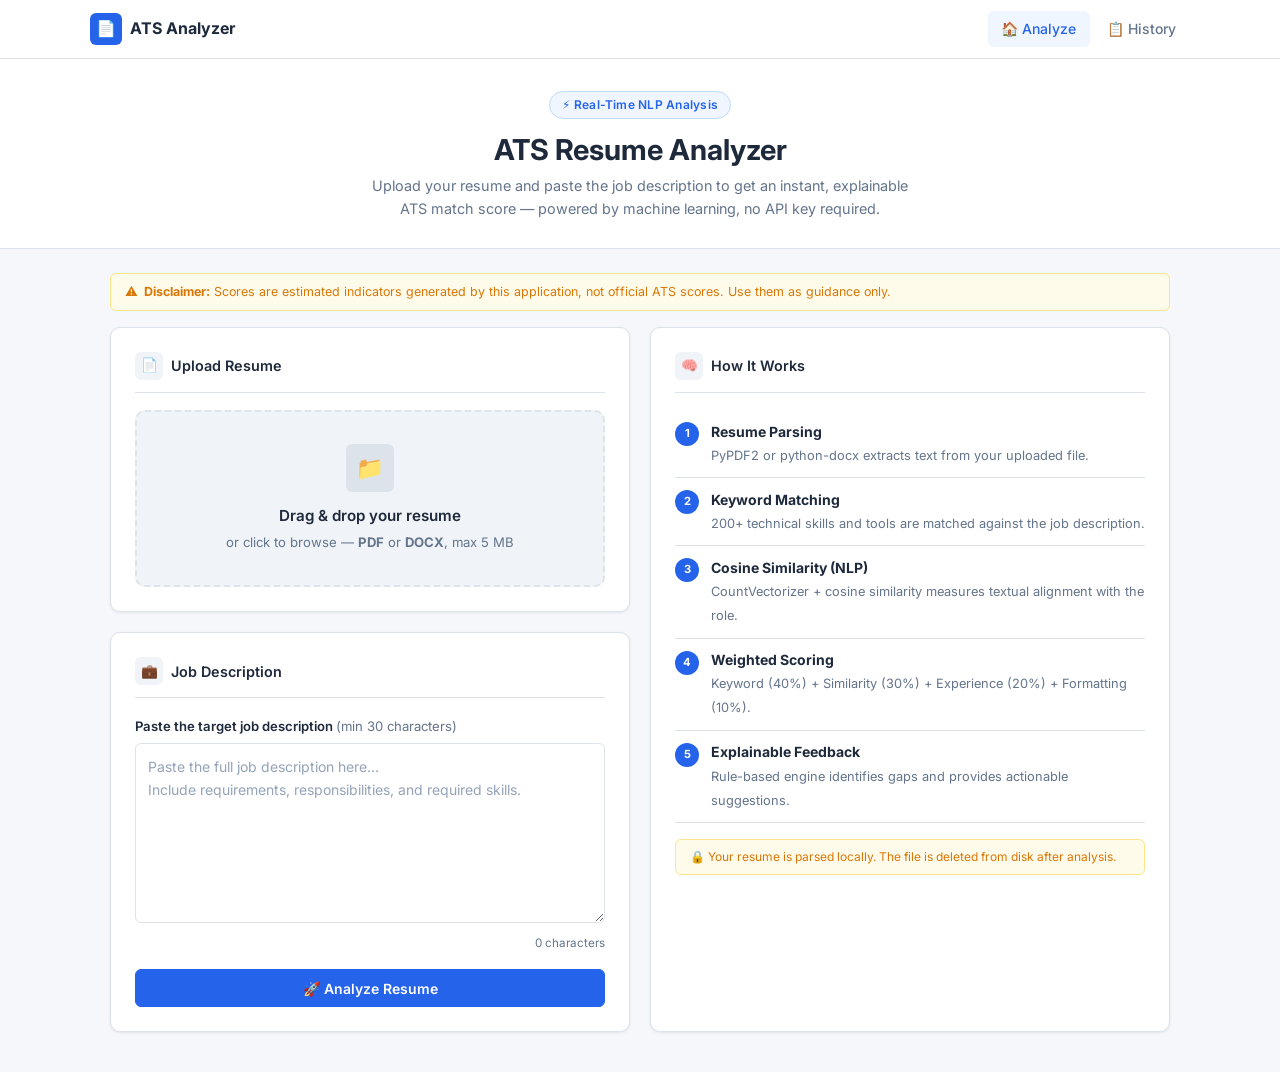
<file: templates/index.html>
<!DOCTYPE html>
<html lang="en">
<head>
  <meta charset="UTF-8"/>
  <meta name="viewport" content="width=device-width, initial-scale=1.0"/>
  <title>ATS Resume Analyzer — Real-Time Resume Scoring</title>
  <meta name="description" content="Upload your resume and paste a job description to get an instant, explainable ATS match score."/>
  <link rel="stylesheet" href="/static/css/style.css"/>
  <link rel="icon" href="data:image/svg+xml,<svg xmlns='http://www.w3.org/2000/svg' viewBox='0 0 100 100'><text y='.9em' font-size='90'>📄</text></svg>"/>
</head>
<body>
<div class="page-wrapper">

  <!-- Navbar -->
  <nav class="navbar" role="navigation" aria-label="Main navigation">
    <div class="navbar-inner">
      <a href="/" class="nav-logo" aria-label="ATS Analyzer Home">
        <div class="logo-icon" aria-hidden="true">📄</div>
        <span>ATS Analyzer</span>
      </a>
      <button class="hamburger" id="hamburger" aria-label="Toggle menu">
        <span></span><span></span><span></span>
      </button>
      <ul class="nav-links" id="navLinks" role="list">
        <li><a href="/" class="active">🏠 Analyze</a></li>
        <li><a href="/history">📋 History</a></li>
      </ul>
    </div>
  </nav>

  <!-- Toast container -->
  <div class="toast-container" id="toastContainer" aria-live="polite"></div>

  <!-- Loading overlay -->
  <div class="loading-overlay" id="loadingOverlay" role="status" aria-live="polite">
    <div class="spinner"></div>
    <div class="loading-text">Analysing your resume…</div>
    <div class="loading-sub">This may take a few seconds</div>
  </div>

  <!-- Page header -->
  <div class="hero">
    <div class="hero-badge">⚡ Real-Time NLP Analysis</div>
    <h1>ATS Resume Analyzer</h1>
    <p>Upload your resume and paste the job description to get an instant, explainable ATS match score — powered by machine learning, no API key required.</p>
  </div>

  <div class="container">

    <!-- Disclaimer -->
    <div class="disclaimer-bar mb-2" role="note">
      <span>⚠️</span>
      <span><strong>Disclaimer:</strong> Scores are estimated indicators generated by this application, not official ATS scores. Use them as guidance only.</span>
    </div>

    <!-- Analyze Form -->
    <form id="analyzeForm" novalidate>
      <div class="main-grid">

        <!-- Left column: Upload + JD -->
        <div style="display:flex;flex-direction:column;gap:1.25rem">

          <!-- Upload card -->
          <div class="card">
            <div class="card-title">
              <div class="card-icon">📄</div>
              Upload Resume
            </div>

            <div class="upload-zone" id="dropZone" role="button" tabindex="0"
                 aria-label="Drop zone — drag and drop your resume or click to browse">
              <input type="file" id="resumeFile" name="resume"
                     accept=".pdf,.docx" aria-label="Resume file input"/>
              <div class="upload-icon">📁</div>
              <h3>Drag &amp; drop your resume</h3>
              <p>or click to browse &mdash; <strong>PDF</strong> or <strong>DOCX</strong>, max 5 MB</p>
            </div>

            <div class="file-selected" id="fileSelected" role="status" aria-live="polite">
              <span class="file-selected-icon">✅</span>
              <div>
                <div class="file-name">—</div>
                <div class="file-size">—</div>
              </div>
              <button type="button" class="btn-remove-file" id="removeFileBtn"
                      aria-label="Remove selected file">✕</button>
            </div>
          </div>

          <!-- Job description card -->
          <div class="card">
            <div class="card-title">
              <div class="card-icon">💼</div>
              Job Description
            </div>
            <div class="form-group">
              <label class="form-label" for="jobDescription">
                Paste the target job description <span>(min 30 characters)</span>
              </label>
              <textarea id="jobDescription" name="job_description"
                        placeholder="Paste the full job description here…&#10;Include requirements, responsibilities, and required skills."
                        aria-required="true" style="min-height:180px"></textarea>
              <div class="char-count" id="charCount" aria-live="polite">0 characters</div>
            </div>
            <button type="submit" class="btn btn-primary btn-full" id="analyzeBtn">
              🚀 Analyze Resume
            </button>
          </div>

        </div>

        <!-- Right column: How it works -->
        <div class="card">
          <div class="card-title">
            <div class="card-icon">🧠</div>
            How It Works
          </div>

          <div class="how-item">
            <div class="how-num">1</div>
            <div>
              <strong>Resume Parsing</strong>
              <span>PyPDF2 or python-docx extracts text from your uploaded file.</span>
            </div>
          </div>
          <div class="how-item">
            <div class="how-num">2</div>
            <div>
              <strong>Keyword Matching</strong>
              <span>200+ technical skills and tools are matched against the job description.</span>
            </div>
          </div>
          <div class="how-item">
            <div class="how-num">3</div>
            <div>
              <strong>Cosine Similarity (NLP)</strong>
              <span>CountVectorizer + cosine similarity measures textual alignment with the role.</span>
            </div>
          </div>
          <div class="how-item">
            <div class="how-num">4</div>
            <div>
              <strong>Weighted Scoring</strong>
              <span>Keyword (40%) + Similarity (30%) + Experience (20%) + Formatting (10%).</span>
            </div>
          </div>
          <div class="how-item">
            <div class="how-num">5</div>
            <div>
              <strong>Explainable Feedback</strong>
              <span>Rule-based engine identifies gaps and provides actionable suggestions.</span>
            </div>
          </div>

          <div class="disclaimer-bar mt-2" style="font-size:.75rem">
            🔒 Your resume is parsed locally. The file is deleted from disk after analysis.
          </div>
        </div>

      </div><!-- /.main-grid -->
    </form>

    <!-- Results Section (hidden until analysis runs) -->
    <section id="resultsSection" class="hidden mt-3" aria-live="polite">

      <!-- Row 1: Gauge + Breakdown -->
      <div class="results-grid mb-2">

        <!-- Score gauge -->
        <div class="card text-center">
          <div class="card-title" style="justify-content:center">
            <div class="card-icon">🎯</div>
            ATS Match Score
          </div>
          <div class="gauge-container">
            <svg class="gauge-svg" width="130" height="130" viewBox="0 0 100 100"
                 role="img" aria-label="Score gauge">
              <circle class="gauge-track" cx="50" cy="50" r="45"/>
              <circle class="gauge-fill" id="gaugeFill" cx="50" cy="50" r="45"/>
              <text class="gauge-value" id="gaugeValue" x="50" y="46">0</text>
              <text class="gauge-label" x="50" y="60">/100</text>
            </svg>
            <span class="score-band band-poor" id="scoreBand">—</span>
          </div>

          <div style="display:grid;grid-template-columns:1fr 1fr;gap:.5rem;font-size:.78rem;margin-top:.5rem;border-top:1px solid var(--clr-border);padding-top:.75rem">
            <div>
              <div style="color:var(--clr-text-muted);font-size:.68rem;text-transform:uppercase;letter-spacing:.05em;margin-bottom:.15rem">Keywords</div>
              <div style="font-weight:700;color:var(--clr-success)" id="scoreKeyword">—</div>
            </div>
            <div>
              <div style="color:var(--clr-text-muted);font-size:.68rem;text-transform:uppercase;letter-spacing:.05em;margin-bottom:.15rem">Similarity</div>
              <div style="font-weight:700;color:var(--clr-primary)" id="scoreSimilarity">—</div>
            </div>
          </div>

          <div style="margin-top:.75rem;font-size:.72rem;color:var(--clr-text-muted);border-top:1px solid var(--clr-border);padding-top:.6rem">
            Analysis <span id="analysisId">#—</span> &middot;
            Category: <strong id="predictedCategory">—</strong>
          </div>

          <a href="#" class="btn btn-secondary btn-sm mt-2 hidden" id="downloadReportBtn" download>
            ⬇️ Download PDF Report
          </a>
        </div>

        <!-- Score breakdown -->
        <div class="card">
          <div class="card-title">
            <div class="card-icon">📊</div>
            Score Breakdown
          </div>
          <div class="breakdown-grid" id="breakdownGrid"></div>
          <div class="disclaimer-bar mt-2" id="disclaimerText" style="font-size:.72rem">
            Estimated match score — not an official ATS score.
          </div>
        </div>

      </div>

      <!-- Row 2: Keywords -->
      <div class="main-grid mb-2">
        <div class="card">
          <div class="card-title">
            <div class="card-icon">✅</div>
            Matched Keywords
          </div>
          <div class="tag-container" id="matchedKeywords"></div>
        </div>
        <div class="card">
          <div class="card-title">
            <div class="card-icon">❌</div>
            Missing Keywords
          </div>
          <div class="tag-container" id="missingKeywords"></div>
        </div>
      </div>

      <!-- Row 3: Feedback tabs -->
      <div class="card mb-2" data-tabs>
        <div class="card-title">
          <div class="card-icon">💡</div>
          Feedback &amp; Recommendations
        </div>
        <div class="tabs" role="tablist">
          <button class="tab-btn active" data-tab="tabSuggestions" role="tab">💡 Suggestions</button>
          <button class="tab-btn" data-tab="tabStrengths" role="tab">⭐ Strengths</button>
          <button class="tab-btn" data-tab="tabWeakAreas" role="tab">⚠️ Weak Areas</button>
        </div>
        <div id="tabSuggestions" class="tab-panel active" role="tabpanel"><div id="suggestionsList"></div></div>
        <div id="tabStrengths"   class="tab-panel" role="tabpanel"><div id="strengthsList"></div></div>
        <div id="tabWeakAreas"   class="tab-panel" role="tabpanel"><div id="weakAreasList"></div></div>
      </div>

      <!-- Row 4: Structure checks -->
      <div class="card mb-2">
        <div class="card-title">
          <div class="card-icon">🔍</div>
          Resume Structure Checks
        </div>
        <div class="structure-grid" id="structureChecks"></div>
      </div>

    </section>

    <div style="height:2.5rem"></div>
  </div>
</div>

<script src="/static/js/app.js"></script>
</body>
</html>
</file>
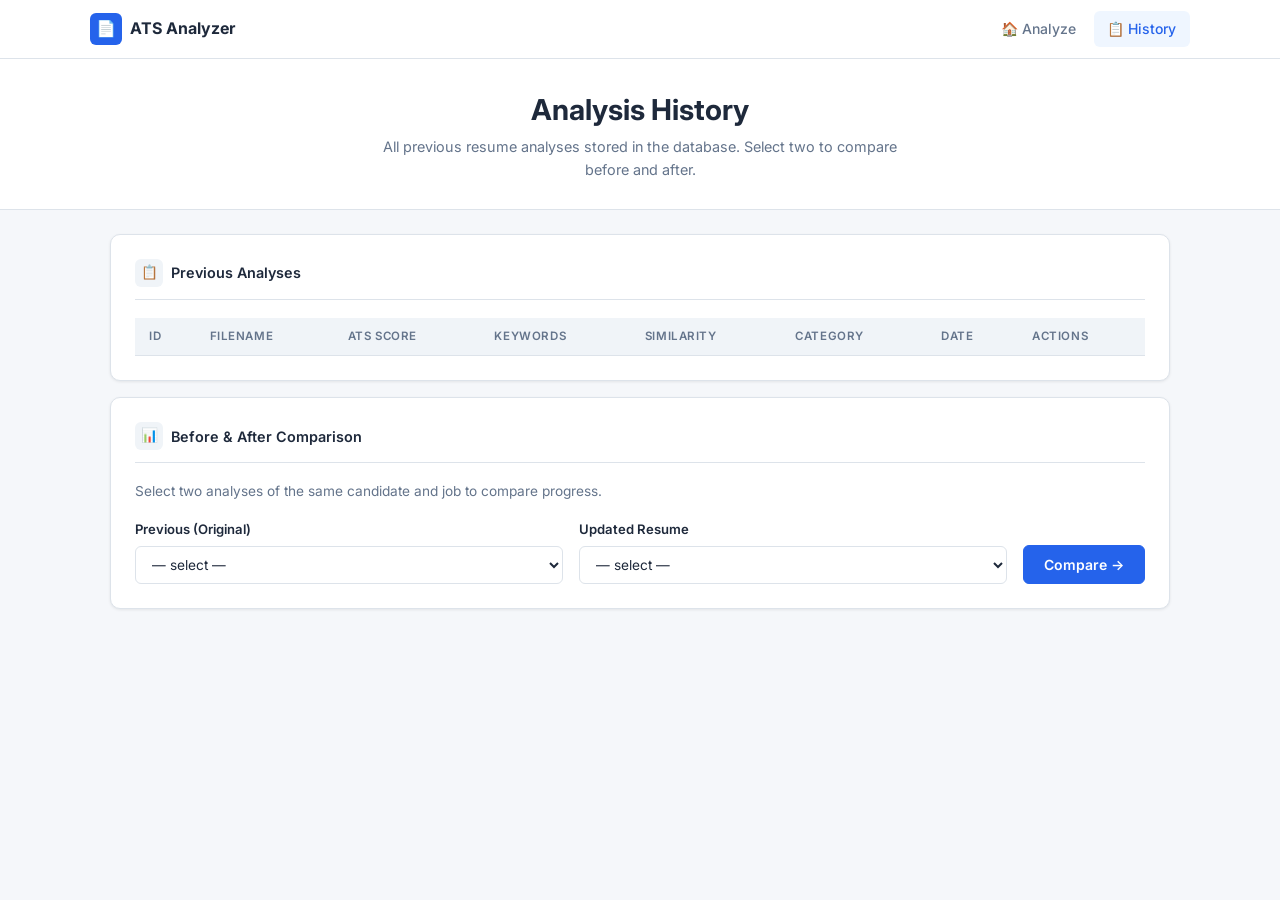
<file: templates/history.html>
<!DOCTYPE html>
<html lang="en">
<head>
  <meta charset="UTF-8"/>
  <meta name="viewport" content="width=device-width, initial-scale=1.0"/>
  <title>Analysis History — ATS Resume Analyzer</title>
  <meta name="description" content="View all previous resume analyses and compare before-and-after results."/>
  <link rel="stylesheet" href="/static/css/style.css"/>
  <link rel="icon" href="data:image/svg+xml,<svg xmlns='http://www.w3.org/2000/svg' viewBox='0 0 100 100'><text y='.9em' font-size='90'>📋</text></svg>"/>
</head>
<body>
<div class="page-wrapper">

  <nav class="navbar" role="navigation" aria-label="Main navigation">
    <div class="navbar-inner">
      <a href="/" class="nav-logo">
        <div class="logo-icon">📄</div>
        <span>ATS Analyzer</span>
      </a>
      <button class="hamburger" id="hamburger" aria-label="Toggle menu">
        <span></span><span></span><span></span>
      </button>
      <ul class="nav-links" id="navLinks" role="list">
        <li><a href="/">🏠 Analyze</a></li>
        <li><a href="/history" class="active">📋 History</a></li>
      </ul>
    </div>
  </nav>

  <div class="toast-container" id="toastContainer" aria-live="polite"></div>
  <div class="loading-overlay" id="loadingOverlay" role="status" aria-live="polite">
    <div class="spinner"></div>
    <div class="loading-text">Loading…</div>
    <div class="loading-sub"></div>
  </div>

  <!-- Page header -->
  <div class="hero">
    <h1>Analysis History</h1>
    <p>All previous resume analyses stored in the database. Select two to compare before and after.</p>
  </div>

  <div class="container">

    <!-- History table -->
    <div class="card mb-2">
      <div class="card-title">
        <div class="card-icon">📋</div>
        Previous Analyses
      </div>

      <div id="historyEmpty" class="empty-state hidden" role="status">
        <div class="empty-state-icon">📭</div>
        <h3>No analyses yet</h3>
        <p>Upload a resume on the <a href="/">Analyze page</a> to get started.</p>
      </div>

      <div style="overflow-x:auto">
        <table class="history-table" id="historyTable" aria-label="Analysis history">
          <thead>
            <tr>
              <th>ID</th>
              <th>Filename</th>
              <th>ATS Score</th>
              <th>Keywords</th>
              <th>Similarity</th>
              <th>Category</th>
              <th>Date</th>
              <th>Actions</th>
            </tr>
          </thead>
          <tbody id="historyTableBody"></tbody>
        </table>
      </div>
    </div>

    <!-- Before/After Comparison -->
    <div class="card mb-2">
      <div class="card-title">
        <div class="card-icon">📊</div>
        Before &amp; After Comparison
      </div>
      <p class="text-muted mb-2" style="font-size:.855rem">
        Select two analyses of the same candidate and job to compare progress.
      </p>

      <div style="display:grid;grid-template-columns:1fr 1fr auto;gap:1rem;align-items:end">
        <div class="form-group" style="margin-bottom:0">
          <label class="form-label" for="comparePrev">Previous (Original)</label>
          <select id="comparePrev">
            <option value="">— select —</option>
          </select>
        </div>
        <div class="form-group" style="margin-bottom:0">
          <label class="form-label" for="compareNew">Updated Resume</label>
          <select id="compareNew">
            <option value="">— select —</option>
          </select>
        </div>
        <button id="runCompareBtn" class="btn btn-primary" style="white-space:nowrap">
          Compare →
        </button>
      </div>

      <div id="comparisonResult" class="hidden mt-2"></div>
    </div>

    <div style="height:2.5rem"></div>
  </div>
</div>

<script src="/static/js/app.js"></script>
</body>
</html>
</file>
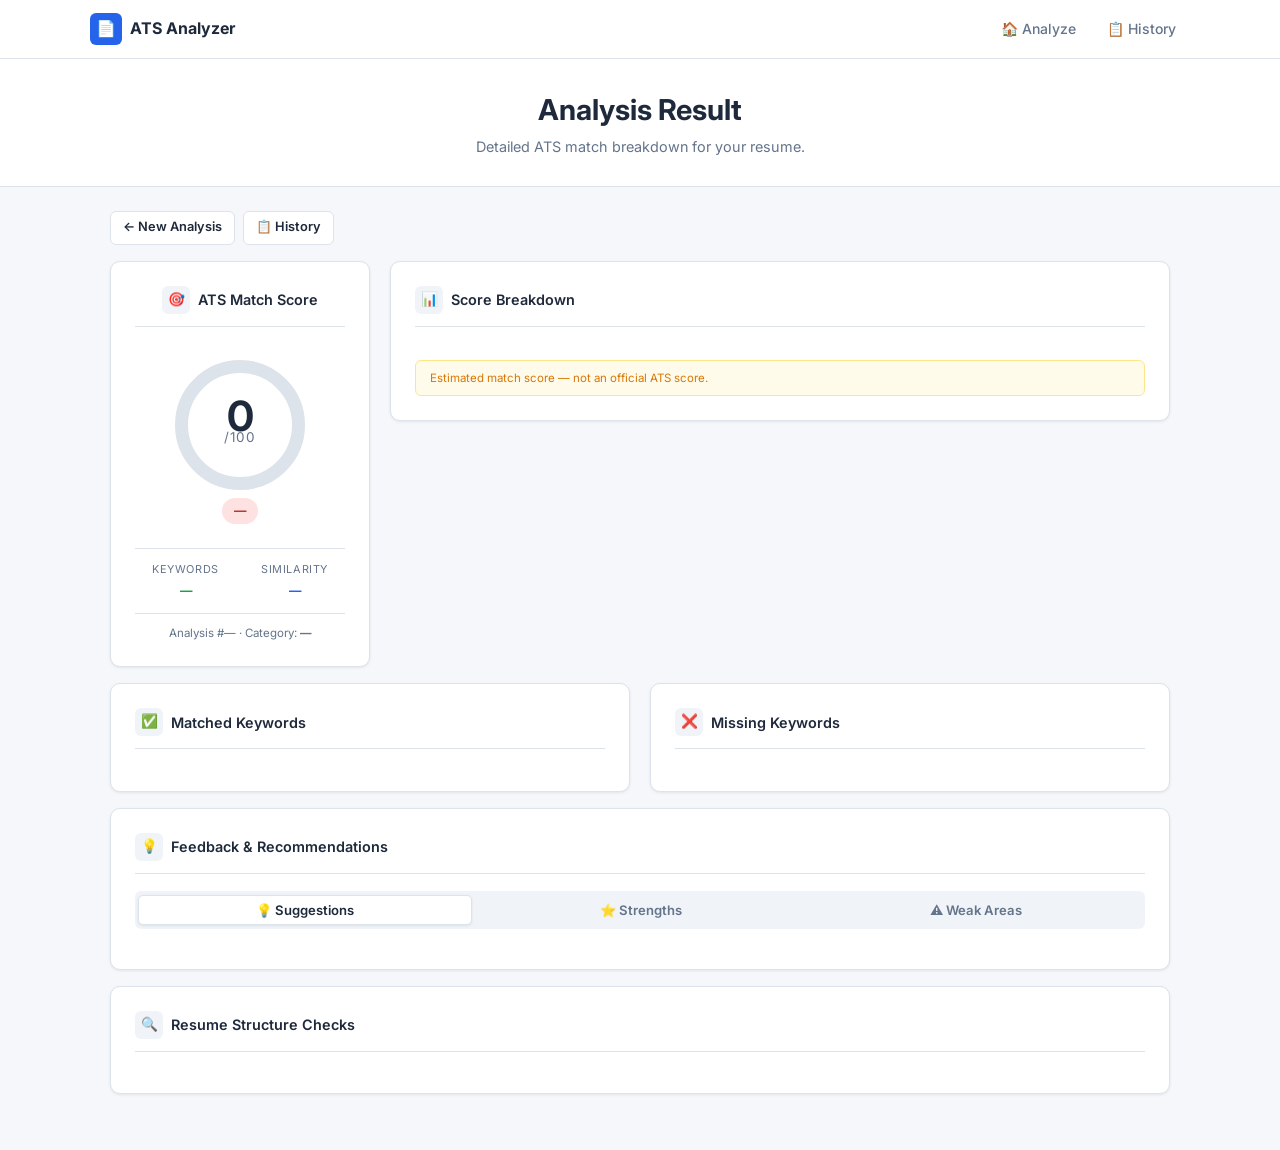
<file: templates/result.html>
<!DOCTYPE html>
<html lang="en">
<head>
  <meta charset="UTF-8"/>
  <meta name="viewport" content="width=device-width, initial-scale=1.0"/>
  <title>Analysis Result — ATS Resume Analyzer</title>
  <meta name="description" content="Detailed ATS match breakdown for your resume."/>
  <link rel="stylesheet" href="/static/css/style.css"/>
  <link rel="icon" href="data:image/svg+xml,<svg xmlns='http://www.w3.org/2000/svg' viewBox='0 0 100 100'><text y='.9em' font-size='90'>🎯</text></svg>"/>
</head>
<body>
<div class="page-wrapper">

  <nav class="navbar" role="navigation" aria-label="Main navigation">
    <div class="navbar-inner">
      <a href="/" class="nav-logo">
        <div class="logo-icon">📄</div>
        <span>ATS Analyzer</span>
      </a>
      <button class="hamburger" id="hamburger" aria-label="Toggle menu">
        <span></span><span></span><span></span>
      </button>
      <ul class="nav-links" id="navLinks" role="list">
        <li><a href="/">🏠 Analyze</a></li>
        <li><a href="/history">📋 History</a></li>
      </ul>
    </div>
  </nav>

  <div class="toast-container" id="toastContainer" aria-live="polite"></div>
  <div class="loading-overlay" id="loadingOverlay" role="status" aria-live="polite">
    <div class="spinner"></div>
    <div class="loading-text">Loading analysis…</div>
    <div class="loading-sub"></div>
  </div>

  <!-- Page header -->
  <div class="hero">
    <h1>Analysis Result</h1>
    <p>Detailed ATS match breakdown for your resume.</p>
  </div>

  <div class="container">

    <div class="flex gap-1 mb-2">
      <a href="/" class="btn btn-secondary btn-sm">← New Analysis</a>
      <a href="/history" class="btn btn-secondary btn-sm">📋 History</a>
    </div>

    <section id="resultsSection" aria-live="polite">

      <!-- Row 1: Gauge + Breakdown -->
      <div class="results-grid mb-2">
        <div class="card text-center">
          <div class="card-title" style="justify-content:center">
            <div class="card-icon">🎯</div>
            ATS Match Score
          </div>
          <div class="gauge-container">
            <svg class="gauge-svg" width="130" height="130" viewBox="0 0 100 100"
                 role="img" aria-label="Score gauge">
              <circle class="gauge-track" cx="50" cy="50" r="45"/>
              <circle class="gauge-fill" id="gaugeFill" cx="50" cy="50" r="45"/>
              <text class="gauge-value" id="gaugeValue" x="50" y="46">0</text>
              <text class="gauge-label" x="50" y="60">/100</text>
            </svg>
            <span class="score-band band-poor" id="scoreBand">—</span>
          </div>

          <div style="display:grid;grid-template-columns:1fr 1fr;gap:.5rem;font-size:.78rem;border-top:1px solid var(--clr-border);padding-top:.75rem;margin-top:.5rem">
            <div>
              <div style="color:var(--clr-text-muted);font-size:.68rem;text-transform:uppercase;letter-spacing:.05em;margin-bottom:.15rem">Keywords</div>
              <div style="font-weight:700;color:var(--clr-success)" id="scoreKeyword">—</div>
            </div>
            <div>
              <div style="color:var(--clr-text-muted);font-size:.68rem;text-transform:uppercase;letter-spacing:.05em;margin-bottom:.15rem">Similarity</div>
              <div style="font-weight:700;color:var(--clr-primary)" id="scoreSimilarity">—</div>
            </div>
          </div>

          <div style="margin-top:.75rem;font-size:.72rem;color:var(--clr-text-muted);border-top:1px solid var(--clr-border);padding-top:.6rem">
            Analysis <span id="analysisId">#—</span> &middot;
            Category: <strong id="predictedCategory">—</strong>
          </div>

          <a href="#" class="btn btn-secondary btn-sm mt-2 hidden" id="downloadReportBtn" download>
            ⬇️ Download PDF Report
          </a>
        </div>

        <div class="card">
          <div class="card-title">
            <div class="card-icon">📊</div>
            Score Breakdown
          </div>
          <div class="breakdown-grid" id="breakdownGrid"></div>
          <div class="disclaimer-bar mt-2" id="disclaimerText" style="font-size:.72rem">
            Estimated match score — not an official ATS score.
          </div>
        </div>
      </div>

      <!-- Row 2: Keywords -->
      <div class="main-grid mb-2">
        <div class="card">
          <div class="card-title">
            <div class="card-icon">✅</div>
            Matched Keywords
          </div>
          <div class="tag-container" id="matchedKeywords"></div>
        </div>
        <div class="card">
          <div class="card-title">
            <div class="card-icon">❌</div>
            Missing Keywords
          </div>
          <div class="tag-container" id="missingKeywords"></div>
        </div>
      </div>

      <!-- Row 3: Feedback tabs -->
      <div class="card mb-2" data-tabs>
        <div class="card-title">
          <div class="card-icon">💡</div>
          Feedback &amp; Recommendations
        </div>
        <div class="tabs" role="tablist">
          <button class="tab-btn active" data-tab="tabSuggestions" role="tab">💡 Suggestions</button>
          <button class="tab-btn" data-tab="tabStrengths" role="tab">⭐ Strengths</button>
          <button class="tab-btn" data-tab="tabWeakAreas" role="tab">⚠️ Weak Areas</button>
        </div>
        <div id="tabSuggestions" class="tab-panel active" role="tabpanel"><div id="suggestionsList"></div></div>
        <div id="tabStrengths"   class="tab-panel" role="tabpanel"><div id="strengthsList"></div></div>
        <div id="tabWeakAreas"   class="tab-panel" role="tabpanel"><div id="weakAreasList"></div></div>
      </div>

      <!-- Row 4: Structure checks -->
      <div class="card mb-2">
        <div class="card-title">
          <div class="card-icon">🔍</div>
          Resume Structure Checks
        </div>
        <div class="structure-grid" id="structureChecks"></div>
      </div>

    </section>

    <div style="height:2.5rem"></div>
  </div>
</div>

<script src="/static/js/app.js"></script>
</body>
</html>
</file>
<file: static/css/style.css>
/* =========================================================
   ATS Resume Analyzer — style.css  (Moderate, Professional)
   Design: Clean light theme, subtle accents, no heavy effects
   ========================================================= */

@import url('https://fonts.googleapis.com/css2?family=Inter:wght@400;500;600;700&display=swap');

/* ── CSS Custom Properties ─────────────────────────────── */
:root {
  --clr-bg:          #f5f7fa;
  --clr-surface:     #ffffff;
  --clr-surface2:    #f0f4f8;
  --clr-border:      #dde3ea;
  --clr-primary:     #2563eb;
  --clr-primary-dk:  #1d4ed8;
  --clr-primary-lt:  #eff6ff;
  --clr-accent:      #0ea5e9;
  --clr-success:     #16a34a;
  --clr-success-lt:  #f0fdf4;
  --clr-warning:     #d97706;
  --clr-warning-lt:  #fffbeb;
  --clr-danger:      #dc2626;
  --clr-danger-lt:   #fef2f2;
  --clr-text:        #1e293b;
  --clr-text-muted:  #64748b;
  --clr-text-dim:    #94a3b8;
  --radius-sm:       6px;
  --radius-md:       10px;
  --radius-lg:       14px;
  --shadow-sm:       0 1px 3px rgba(0,0,0,0.08);
  --shadow-md:       0 4px 12px rgba(0,0,0,0.08);
  --transition:      0.2s ease;
  --font-main:       'Inter', system-ui, sans-serif;
  --font-mono:       'JetBrains Mono', 'Courier New', monospace;
}

/* ── Reset & Base ──────────────────────────────────────── */
*, *::before, *::after { box-sizing: border-box; margin: 0; padding: 0; }
html { scroll-behavior: smooth; }
body {
  font-family: var(--font-main);
  background: var(--clr-bg);
  color: var(--clr-text);
  min-height: 100vh;
  line-height: 1.6;
  font-size: 15px;
}

/* ── Scrollbar ─────────────────────────────────────────── */
::-webkit-scrollbar { width: 6px; }
::-webkit-scrollbar-track { background: var(--clr-bg); }
::-webkit-scrollbar-thumb { background: var(--clr-border); border-radius: 3px; }
::-webkit-scrollbar-thumb:hover { background: var(--clr-text-dim); }

/* ── Typography ────────────────────────────────────────── */
h1 { font-size: 1.8rem; font-weight: 700; line-height: 1.3; }
h2 { font-size: 1.25rem; font-weight: 600; line-height: 1.35; }
h3 { font-size: 1rem; font-weight: 600; }
a { color: var(--clr-primary); text-decoration: none; }
a:hover { text-decoration: underline; }

/* ── Layout ────────────────────────────────────────────── */
.container { max-width: 1100px; margin: 0 auto; padding: 0 1.25rem; }
.page-wrapper { min-height: 100vh; }

/* ── Navbar ────────────────────────────────────────────── */
.navbar {
  background: var(--clr-surface);
  border-bottom: 1px solid var(--clr-border);
  padding: 0 1.25rem;
  position: sticky;
  top: 0;
  z-index: 100;
}
.navbar-inner {
  max-width: 1100px;
  margin: 0 auto;
  display: flex;
  align-items: center;
  justify-content: space-between;
  height: 58px;
}
.nav-logo {
  display: flex;
  align-items: center;
  gap: 0.5rem;
  font-weight: 700;
  font-size: 1rem;
  color: var(--clr-text);
  text-decoration: none;
}
.logo-icon {
  width: 32px; height: 32px;
  background: var(--clr-primary);
  border-radius: var(--radius-sm);
  display: flex;
  align-items: center;
  justify-content: center;
  font-size: 1rem;
  color: #fff;
}
.nav-links {
  display: flex;
  align-items: center;
  gap: 0.25rem;
  list-style: none;
}
.nav-links a {
  display: flex;
  align-items: center;
  gap: 0.35rem;
  padding: 0.4rem 0.85rem;
  border-radius: var(--radius-sm);
  color: var(--clr-text-muted);
  font-size: 0.875rem;
  font-weight: 500;
  text-decoration: none;
  transition: all var(--transition);
}
.nav-links a:hover { background: var(--clr-surface2); color: var(--clr-text); }
.nav-links a.active { background: var(--clr-primary-lt); color: var(--clr-primary); }
.hamburger {
  display: none;
  flex-direction: column;
  gap: 4px;
  cursor: pointer;
  padding: 4px;
  background: none;
  border: none;
}
.hamburger span {
  display: block;
  width: 22px; height: 2px;
  background: var(--clr-text-muted);
  border-radius: 2px;
}

/* ── Page Header ───────────────────────────────────────── */
.page-header {
  background: var(--clr-surface);
  border-bottom: 1px solid var(--clr-border);
  padding: 1.75rem 1.25rem;
  margin-bottom: 1.5rem;
  text-align: center;
}
.page-header-inner {
  max-width: 1100px;
  margin: 0 auto;
}
.page-header h1 { margin-bottom: 0.25rem; }
.page-header p { color: var(--clr-text-muted); font-size: 0.9rem; max-width: 560px; margin: 0.3rem auto 0; }
.hero-badge {
  display: inline-flex;
  align-items: center;
  gap: 0.35rem;
  background: var(--clr-primary-lt);
  color: var(--clr-primary);
  border: 1px solid #bfdbfe;
  border-radius: 50px;
  padding: 0.2rem 0.75rem;
  font-size: 0.75rem;
  font-weight: 600;
  margin-bottom: 0.75rem;
  letter-spacing: 0.02em;
}

/* Backward compat — hero still used in index.html */
.hero {
  background: var(--clr-surface);
  border-bottom: 1px solid var(--clr-border);
  padding: 2rem 1.25rem 1.75rem;
  margin-bottom: 1.5rem;
  text-align: center;
}
.hero > * { max-width: 1100px; margin-left: auto; margin-right: auto; }
.hero p { color: var(--clr-text-muted); font-size: 0.9rem; margin: 0.4rem auto 0; max-width: 560px; }
.hero-badge { margin-left: auto; margin-right: auto; }

/* ── Card ──────────────────────────────────────────────── */
.card {
  background: var(--clr-surface);
  border: 1px solid var(--clr-border);
  border-radius: var(--radius-md);
  padding: 1.5rem;
  box-shadow: var(--shadow-sm);
}
.card-title {
  display: flex;
  align-items: center;
  gap: 0.5rem;
  font-size: 0.9rem;
  font-weight: 600;
  color: var(--clr-text);
  margin-bottom: 1.1rem;
  padding-bottom: 0.75rem;
  border-bottom: 1px solid var(--clr-border);
}
.card-icon {
  width: 28px; height: 28px;
  border-radius: 6px;
  display: flex;
  align-items: center;
  justify-content: center;
  font-size: 0.85rem;
  flex-shrink: 0;
  background: var(--clr-surface2);
}

/* ── Upload Zone ───────────────────────────────────────── */
.upload-zone {
  border: 2px dashed var(--clr-border);
  border-radius: var(--radius-md);
  padding: 2rem 1.25rem;
  text-align: center;
  cursor: pointer;
  transition: all var(--transition);
  position: relative;
  background: var(--clr-surface2);
}
.upload-zone:hover, .upload-zone.drag-over {
  border-color: var(--clr-primary);
  background: var(--clr-primary-lt);
}
.upload-icon {
  width: 48px; height: 48px;
  background: var(--clr-border);
  border-radius: var(--radius-sm);
  display: flex;
  align-items: center;
  justify-content: center;
  font-size: 1.4rem;
  margin: 0 auto 0.75rem;
}
.upload-zone:hover .upload-icon { background: #bfdbfe; }
.upload-zone h3 { color: var(--clr-text); margin-bottom: 0.25rem; font-size: 0.95rem; }
.upload-zone p { color: var(--clr-text-muted); font-size: 0.82rem; }
.upload-zone input[type="file"] {
  position: absolute;
  inset: 0;
  opacity: 0;
  cursor: pointer;
  width: 100%;
  height: 100%;
}
.file-selected {
  display: none;
  align-items: center;
  gap: 0.6rem;
  background: var(--clr-success-lt);
  border: 1px solid #bbf7d0;
  border-radius: var(--radius-sm);
  padding: 0.6rem 0.875rem;
  margin-top: 0.75rem;
}
.file-selected.visible { display: flex; }
.file-selected-icon { font-size: 1.1rem; }
.file-name { font-size: 0.82rem; font-weight: 600; color: var(--clr-success); }
.file-size { font-size: 0.75rem; color: var(--clr-text-muted); }
.btn-remove-file {
  margin-left: auto;
  background: none;
  border: none;
  color: var(--clr-danger);
  cursor: pointer;
  font-size: 1rem;
  padding: 2px 5px;
  border-radius: 4px;
  transition: background var(--transition);
}
.btn-remove-file:hover { background: var(--clr-danger-lt); }

/* ── Textarea ──────────────────────────────────────────── */
textarea {
  width: 100%;
  background: var(--clr-surface);
  border: 1px solid var(--clr-border);
  border-radius: var(--radius-sm);
  color: var(--clr-text);
  font-family: var(--font-main);
  font-size: 0.875rem;
  padding: 0.75rem;
  resize: vertical;
  min-height: 150px;
  transition: border-color var(--transition), box-shadow var(--transition);
  line-height: 1.6;
}
textarea:focus {
  outline: none;
  border-color: var(--clr-primary);
  box-shadow: 0 0 0 3px rgba(37,99,235,0.12);
}
textarea::placeholder { color: var(--clr-text-dim); }
.char-count { font-size: 0.73rem; color: var(--clr-text-muted); text-align: right; margin-top: 0.25rem; }

/* ── Buttons ───────────────────────────────────────────── */
.btn {
  display: inline-flex;
  align-items: center;
  justify-content: center;
  gap: 0.4rem;
  padding: 0.6rem 1.25rem;
  border-radius: var(--radius-sm);
  font-family: var(--font-main);
  font-size: 0.875rem;
  font-weight: 600;
  border: 1px solid transparent;
  cursor: pointer;
  transition: all var(--transition);
  text-decoration: none;
  white-space: nowrap;
}
.btn-primary {
  background: var(--clr-primary);
  color: #fff;
  border-color: var(--clr-primary);
}
.btn-primary:hover:not(:disabled) {
  background: var(--clr-primary-dk);
  border-color: var(--clr-primary-dk);
  text-decoration: none;
}
.btn-primary:disabled { opacity: 0.5; cursor: not-allowed; }
.btn-secondary {
  background: var(--clr-surface);
  color: var(--clr-text);
  border-color: var(--clr-border);
}
.btn-secondary:hover { background: var(--clr-surface2); text-decoration: none; }
.btn-sm { padding: 0.35rem 0.75rem; font-size: 0.8rem; }
.btn-full { width: 100%; }

/* ── Loading Overlay ───────────────────────────────────── */
.loading-overlay {
  display: none;
  position: fixed;
  inset: 0;
  background: rgba(255,255,255,0.82);
  z-index: 200;
  align-items: center;
  justify-content: center;
  flex-direction: column;
  gap: 1rem;
}
.loading-overlay.visible { display: flex; }
.spinner {
  width: 40px; height: 40px;
  border: 3px solid var(--clr-border);
  border-top-color: var(--clr-primary);
  border-radius: 50%;
  animation: spin 0.8s linear infinite;
}
@keyframes spin { to { transform: rotate(360deg); } }
.loading-text { color: var(--clr-text); font-weight: 600; font-size: 0.95rem; }
.loading-sub  { color: var(--clr-text-muted); font-size: 0.82rem; }

/* ── Score Gauge ───────────────────────────────────────── */
.gauge-container {
  display: flex;
  flex-direction: column;
  align-items: center;
  gap: 0.5rem;
  padding: 1rem 0;
}
.gauge-svg { overflow: visible; }
.gauge-track { fill: none; stroke: var(--clr-border); stroke-width: 10; stroke-linecap: round; }
.gauge-fill {
  fill: none;
  stroke-width: 10;
  stroke-linecap: round;
  stroke-dasharray: 283;
  stroke-dashoffset: 283;
  transition: stroke-dashoffset 1s ease, stroke 0.4s ease;
  transform: rotate(-90deg);
  transform-origin: 50px 50px;
}
.gauge-value {
  font-size: 2rem;
  font-weight: 700;
  fill: var(--clr-text);
  text-anchor: middle;
  dominant-baseline: middle;
}
.gauge-label {
  font-size: 0.65rem;
  fill: var(--clr-text-muted);
  text-anchor: middle;
  dominant-baseline: middle;
  text-transform: uppercase;
  letter-spacing: 0.06em;
}
.score-band {
  font-size: 0.78rem;
  font-weight: 600;
  padding: 0.2rem 0.75rem;
  border-radius: 50px;
}
.band-excellent { background: #dcfce7; color: #15803d; }
.band-good      { background: #dbeafe; color: #1d4ed8; }
.band-average   { background: #fef3c7; color: #b45309; }
.band-poor      { background: #fee2e2; color: #b91c1c; }

/* ── Score Breakdown Cards ─────────────────────────────── */
.breakdown-grid {
  display: grid;
  grid-template-columns: repeat(auto-fit, minmax(190px, 1fr));
  gap: 0.75rem;
}
.breakdown-card {
  background: var(--clr-surface2);
  border: 1px solid var(--clr-border);
  border-radius: var(--radius-sm);
  padding: 1rem;
}
.breakdown-label {
  font-size: 0.7rem;
  color: var(--clr-text-muted);
  text-transform: uppercase;
  letter-spacing: 0.06em;
  font-weight: 600;
  margin-bottom: 0.3rem;
}
.breakdown-value {
  font-size: 1.5rem;
  font-weight: 700;
  color: var(--clr-text);
  line-height: 1;
}
.breakdown-weight {
  font-size: 0.68rem;
  color: var(--clr-text-dim);
  margin-top: 0.2rem;
}
.progress-bar {
  height: 4px;
  background: var(--clr-border);
  border-radius: 2px;
  overflow: hidden;
  margin-top: 0.6rem;
}
.progress-fill {
  height: 100%;
  border-radius: 2px;
  transition: width 1s ease;
  width: 0%;
}

/* ── Keyword Tags ──────────────────────────────────────── */
.tag-container {
  display: flex;
  flex-wrap: wrap;
  gap: 0.4rem;
}
.tag {
  display: inline-flex;
  align-items: center;
  gap: 0.25rem;
  padding: 0.2rem 0.6rem;
  border-radius: 50px;
  font-size: 0.75rem;
  font-weight: 500;
  font-family: var(--font-mono);
}
.tag-matched {
  background: #dcfce7;
  color: #15803d;
  border: 1px solid #bbf7d0;
}
.tag-missing {
  background: #fee2e2;
  color: #b91c1c;
  border: 1px solid #fecaca;
}
.tag-neutral {
  background: var(--clr-surface2);
  color: var(--clr-text-muted);
  border: 1px solid var(--clr-border);
}

/* ── Feedback Items ────────────────────────────────────── */
.feedback-list { list-style: none; display: flex; flex-direction: column; gap: 0.5rem; }
.feedback-item {
  display: flex;
  align-items: flex-start;
  gap: 0.6rem;
  padding: 0.65rem 0.875rem;
  border-radius: var(--radius-sm);
  font-size: 0.855rem;
  line-height: 1.5;
  border-left: 3px solid;
}
.feedback-item.suggestion {
  background: var(--clr-warning-lt);
  border-color: var(--clr-warning);
}
.feedback-item.strength {
  background: var(--clr-success-lt);
  border-color: var(--clr-success);
}
.feedback-item.weak {
  background: var(--clr-danger-lt);
  border-color: var(--clr-danger);
}
.feedback-icon { font-size: 0.9rem; margin-top: 0.1rem; flex-shrink: 0; }

/* ── Structure Checks ──────────────────────────────────── */
.structure-grid {
  display: grid;
  grid-template-columns: repeat(auto-fill, minmax(170px, 1fr));
  gap: 0.5rem;
}
.structure-item {
  display: flex;
  align-items: center;
  gap: 0.4rem;
  padding: 0.4rem 0.65rem;
  border-radius: var(--radius-sm);
  font-size: 0.78rem;
  font-weight: 500;
}
.structure-pass { background: #dcfce7; color: #15803d; }
.structure-fail { background: #fee2e2; color: #b91c1c; }

/* ── Comparison ────────────────────────────────────────── */
.comparison-scores {
  display: flex;
  align-items: center;
  justify-content: center;
  gap: 1.25rem;
  flex-wrap: wrap;
  margin: 1rem 0;
}
.score-bubble {
  text-align: center;
  padding: 0.875rem 1.25rem;
  border-radius: var(--radius-md);
  border: 1px solid var(--clr-border);
  background: var(--clr-surface2);
  min-width: 90px;
}
.score-bubble .score-number {
  font-size: 1.75rem;
  font-weight: 700;
  color: var(--clr-text);
  line-height: 1;
}
.score-bubble .score-label {
  font-size: 0.68rem;
  color: var(--clr-text-muted);
  text-transform: uppercase;
  letter-spacing: 0.05em;
  margin-top: 0.2rem;
}
.score-arrow { font-size: 1.4rem; color: var(--clr-text-dim); }
.score-delta {
  font-size: 0.9rem;
  font-weight: 700;
  padding: 0.3rem 0.75rem;
  border-radius: 50px;
}
.delta-positive { background: #dcfce7; color: #15803d; }
.delta-negative { background: #fee2e2; color: #b91c1c; }
.delta-neutral  { background: var(--clr-surface2); color: var(--clr-text-muted); }

/* ── History Table ─────────────────────────────────────── */
.history-table {
  width: 100%;
  border-collapse: collapse;
  font-size: 0.855rem;
}
.history-table th {
  padding: 0.6rem 0.875rem;
  text-align: left;
  font-weight: 600;
  color: var(--clr-text-muted);
  font-size: 0.72rem;
  text-transform: uppercase;
  letter-spacing: 0.05em;
  border-bottom: 1px solid var(--clr-border);
  background: var(--clr-surface2);
}
.history-table td {
  padding: 0.75rem 0.875rem;
  border-bottom: 1px solid var(--clr-border);
  vertical-align: middle;
}
.history-table tr:last-child td { border-bottom: none; }
.history-table tr:hover td { background: var(--clr-surface2); }
.score-pill {
  display: inline-block;
  padding: 0.15rem 0.55rem;
  border-radius: 50px;
  font-weight: 600;
  font-size: 0.8rem;
}
.score-pill-high   { background: #dcfce7; color: #15803d; }
.score-pill-medium { background: #fef3c7; color: #b45309; }
.score-pill-low    { background: #fee2e2; color: #b91c1c; }

/* ── Toast Notifications ───────────────────────────────── */
.toast-container {
  position: fixed;
  top: 70px;
  right: 1.25rem;
  z-index: 300;
  display: flex;
  flex-direction: column;
  gap: 0.4rem;
  max-width: 340px;
}
.toast {
  padding: 0.75rem 1rem;
  border-radius: var(--radius-sm);
  font-size: 0.855rem;
  font-weight: 500;
  background: var(--clr-surface);
  border: 1px solid var(--clr-border);
  border-left: 3px solid;
  box-shadow: var(--shadow-md);
  animation: slideInRight 0.25s ease both;
  display: flex;
  align-items: flex-start;
  gap: 0.5rem;
}
@keyframes slideInRight {
  from { opacity: 0; transform: translateX(16px); }
  to   { opacity: 1; transform: translateX(0); }
}
.toast-success { border-left-color: var(--clr-success); }
.toast-error   { border-left-color: var(--clr-danger);  }
.toast-info    { border-left-color: var(--clr-primary);  }

/* ── Section Label ─────────────────────────────────────── */
.section-label {
  display: flex;
  align-items: center;
  gap: 0.5rem;
  font-size: 0.68rem;
  font-weight: 700;
  text-transform: uppercase;
  letter-spacing: 0.09em;
  color: var(--clr-text-muted);
  margin-bottom: 0.6rem;
}
.section-label::after {
  content: '';
  flex: 1;
  height: 1px;
  background: var(--clr-border);
}

/* ── Empty State ───────────────────────────────────────── */
.empty-state {
  text-align: center;
  padding: 2.5rem 1.5rem;
  color: var(--clr-text-muted);
}
.empty-state-icon { font-size: 2.5rem; margin-bottom: 0.75rem; opacity: 0.45; }
.empty-state h3 { color: var(--clr-text); margin-bottom: 0.35rem; }

/* ── Disclaimer Bar ────────────────────────────────────── */
.disclaimer-bar {
  background: var(--clr-warning-lt);
  border: 1px solid #fde68a;
  border-radius: var(--radius-sm);
  padding: 0.55rem 0.875rem;
  font-size: 0.78rem;
  color: var(--clr-warning);
  display: flex;
  align-items: flex-start;
  gap: 0.4rem;
  line-height: 1.4;
}

/* ── Results Grid ──────────────────────────────────────── */
.results-grid {
  display: grid;
  grid-template-columns: 260px 1fr;
  gap: 1.25rem;
  align-items: start;
}
.main-grid {
  display: grid;
  grid-template-columns: 1fr 1fr;
  gap: 1.25rem;
}

/* ── Form ──────────────────────────────────────────────── */
.form-group { margin-bottom: 1rem; }
.form-label {
  display: block;
  font-size: 0.82rem;
  font-weight: 600;
  color: var(--clr-text);
  margin-bottom: 0.4rem;
}
.form-label span { color: var(--clr-text-muted); font-weight: 400; }

/* ── Tabs ──────────────────────────────────────────────── */
.tabs {
  display: flex;
  gap: 0.2rem;
  background: var(--clr-surface2);
  border-radius: var(--radius-sm);
  padding: 0.2rem;
  margin-bottom: 1rem;
}
.tab-btn {
  flex: 1;
  padding: 0.4rem 0.875rem;
  border: none;
  background: transparent;
  color: var(--clr-text-muted);
  border-radius: 5px;
  font-family: var(--font-main);
  font-size: 0.82rem;
  font-weight: 600;
  cursor: pointer;
  transition: all var(--transition);
}
.tab-btn.active {
  background: var(--clr-surface);
  color: var(--clr-text);
  border: 1px solid var(--clr-border);
  box-shadow: var(--shadow-sm);
}
.tab-panel { display: none; }
.tab-panel.active { display: block; }

/* ── How It Works List ─────────────────────────────────── */
.how-item {
  display: flex;
  align-items: flex-start;
  gap: 0.75rem;
  padding: 0.65rem 0;
  border-bottom: 1px solid var(--clr-border);
}
.how-item:last-child { border-bottom: none; }
.how-num {
  width: 24px; height: 24px;
  background: var(--clr-primary);
  color: #fff;
  border-radius: 50%;
  font-size: 0.7rem;
  font-weight: 700;
  display: flex;
  align-items: center;
  justify-content: center;
  flex-shrink: 0;
  margin-top: 0.1rem;
}
.how-item strong { font-size: 0.875rem; display: block; color: var(--clr-text); }
.how-item span { font-size: 0.8rem; color: var(--clr-text-muted); }

/* ── Select Dropdown ───────────────────────────────────── */
select {
  width: 100%;
  padding: 0.55rem 0.75rem;
  font-size: 0.855rem;
  font-family: var(--font-main);
  background: var(--clr-surface);
  border: 1px solid var(--clr-border);
  border-radius: var(--radius-sm);
  color: var(--clr-text);
  cursor: pointer;
  transition: border-color var(--transition);
}
select:focus {
  outline: none;
  border-color: var(--clr-primary);
  box-shadow: 0 0 0 3px rgba(37,99,235,0.1);
}

/* ── Responsive ────────────────────────────────────────── */
@media (max-width: 860px) {
  .results-grid { grid-template-columns: 1fr; }
  .main-grid    { grid-template-columns: 1fr; }
}
@media (max-width: 600px) {
  .hamburger { display: flex; }
  .nav-links {
    position: fixed;
    top: 58px; left: 0; right: 0;
    background: var(--clr-surface);
    border-bottom: 1px solid var(--clr-border);
    flex-direction: column;
    align-items: stretch;
    padding: 0.5rem;
    gap: 0.15rem;
    display: none;
  }
  .nav-links.open { display: flex; }
  .nav-links a { padding: 0.6rem 0.875rem; }
  .breakdown-grid { grid-template-columns: 1fr 1fr; }
  h1 { font-size: 1.4rem; }
}

/* ── Utility Classes ───────────────────────────────────── */
.hidden { display: none !important; }
.text-muted { color: var(--clr-text-muted); }
.text-center { text-align: center; }
.mt-1 { margin-top: 0.5rem; }
.mt-2 { margin-top: 1rem; }
.mt-3 { margin-top: 1.5rem; }
.mb-1 { margin-bottom: 0.5rem; }
.mb-2 { margin-bottom: 1rem; }
.flex { display: flex; }
.items-center { align-items: center; }
.justify-between { justify-content: space-between; }
.gap-1 { gap: 0.5rem; }
.gap-2 { gap: 1rem; }
.font-mono { font-family: var(--font-mono); }
</file>
